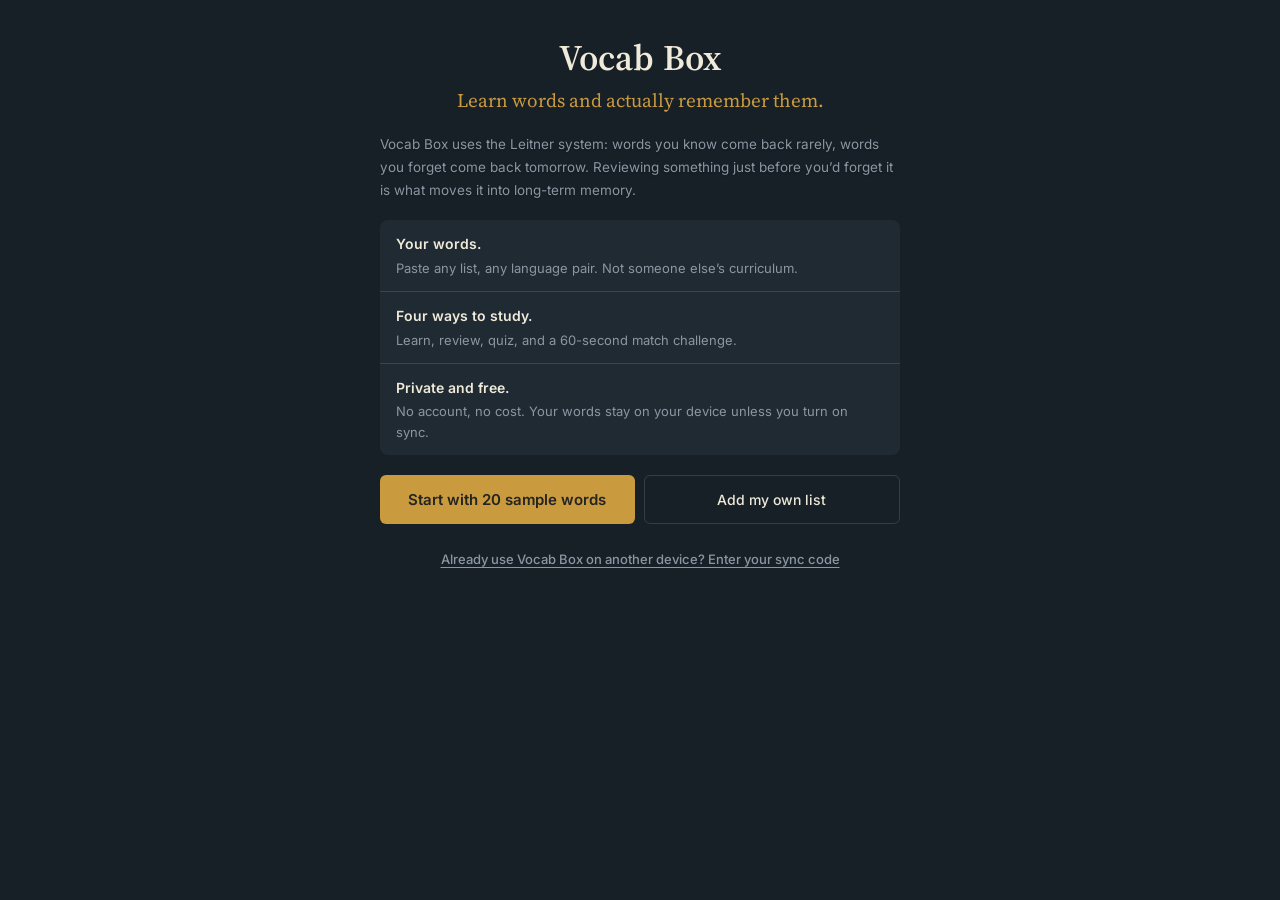
<file: index.html>
<!DOCTYPE html>
<html lang="en">
<head>
<meta charset="UTF-8">
<meta name="viewport" content="width=device-width, initial-scale=1.0, viewport-fit=cover">
<title>Vocab Box — spaced-repetition flashcards</title>
<meta name="theme-color" content="#182027">
<meta name="apple-mobile-web-app-capable" content="yes">
<meta name="apple-mobile-web-app-status-bar-style" content="black-translucent">
<meta name="apple-mobile-web-app-title" content="Vocab Box">
<link rel="icon" type="image/svg+xml" href="data:image/svg+xml,%3Csvg%20xmlns='http://www.w3.org/2000/svg'%20viewBox='0%200%2032%2032'%3E%3Crect%20width='32'%20height='32'%20rx='7'%20fill='%23182027'/%3E%3Crect%20x='6'%20y='4'%20width='12'%20height='7'%20rx='1.5'%20fill='%23C99A3E'/%3E%3Crect%20x='4.5'%20y='9'%20width='23'%20height='17.5'%20rx='2.5'%20fill='%23EFEAD9'/%3E%3Crect%20x='8'%20y='14'%20width='15'%20height='3'%20rx='1.5'%20fill='%232B3A4A'/%3E%3Crect%20x='8'%20y='19.5'%20width='10'%20height='3'%20rx='1.5'%20fill='%238A97A3'/%3E%3C/svg%3E">
<link rel="icon" type="image/png" sizes="32x32" href="favicon.png">
<link rel="apple-touch-icon" href="apple-touch-icon.png">
<link rel="preconnect" href="https://fonts.googleapis.com">
<link rel="preconnect" href="https://fonts.gstatic.com" crossorigin>
<link href="https://fonts.googleapis.com/css2?family=Source+Serif+4:opsz,wght@8..60,400;8..60,600&family=Inter:wght@400;500;600&family=IBM+Plex+Mono:wght@500&display=swap" rel="stylesheet">
<link rel="stylesheet" href="styles.css?v=96b38584">
</head>
<body>
<div class="app">
  <div class="title-row anim-1">
    <h1>Vocab Box</h1>
    <button class="about-link" id="aboutLink" data-i18n="about">About</button>
    <div class="header-btns">
      <div class="lang-pill" id="langOptions" role="group" data-i18n-aria="language"></div>
      <button class="icon-btn" id="statsBtn" data-i18n-title="statsTitle" data-i18n-aria="statsTitle">
        <svg viewBox="0 0 24 24" fill="none" stroke="currentColor" stroke-width="1.8" stroke-linecap="round"><line x1="5" y1="20" x2="5" y2="12"/><line x1="12" y1="20" x2="12" y2="6"/><line x1="19" y1="20" x2="19" y2="10"/></svg>
      </button>
      <button class="icon-btn" id="themeBtn" data-i18n-title="themeTitle" data-i18n-aria="themeTitle">
        <svg viewBox="0 0 24 24" fill="none" stroke="currentColor" stroke-width="1.8" stroke-linecap="round" stroke-linejoin="round"><path d="M12 21a9 9 0 1 1 0-18c4.97 0 9 3.58 9 8 0 1.66-1.34 3-3 3h-2.2c-1 0-1.8.8-1.8 1.8 0 .45.17.86.44 1.18.28.33.46.74.46 1.22A1.8 1.8 0 0 1 13.1 21H12z"/><circle cx="7.5" cy="10.5" r="1" fill="currentColor" stroke="none"/><circle cx="12" cy="7.5" r="1" fill="currentColor" stroke="none"/><circle cx="16.5" cy="10.5" r="1" fill="currentColor" stroke="none"/></svg>
      </button>
    </div>
  </div>
  <p class="subtitle anim-1"><span data-i18n="subtitle">Flashcards filed by how well you know them</span></p>
  <div class="deck-bar anim-1">
    <button class="deck-switch" id="deckSwitch" aria-expanded="false" aria-controls="deckPanel" data-i18n-title="deckMenu" data-i18n-aria="deckMenu">
      <span class="deck-switch-name" id="deckSwitchName" dir="auto"></span>
      <svg class="deck-caret" viewBox="0 0 24 24" fill="none" stroke="currentColor" stroke-width="2" stroke-linecap="round" stroke-linejoin="round" aria-hidden="true"><polyline points="6 9 12 15 18 9"/></svg>
    </button>
  </div>
  <div class="deck-notice" id="deckNotice" role="status" hidden></div>
  <div class="deck-panel" id="deckPanel">
    <div id="deckPanelBody"></div>
    <div class="undo-row" id="deckUndoRow" style="display:none;"></div>
  </div>

  <section class="landing" id="landing">
    <h2 class="landing-title anim-1">Vocab Box</h2>
    <p class="landing-tagline anim-1" data-i18n="landingTagline">Learn words and actually remember them.</p>
    <p class="landing-lede anim-2" data-i18n="landingLede">Vocab Box uses the Leitner system: words you know come back rarely, words you forget come back tomorrow. Reviewing something just before you&rsquo;d forget it is what moves it into long-term memory.</p>
    <ul class="landing-points anim-3">
      <li><b data-i18n="p1t">Your words.</b> <span data-i18n="p1b">Paste any list, any language pair. Not someone else&rsquo;s curriculum.</span></li>
      <li><b data-i18n="p2t">Four ways to study.</b> <span data-i18n="p2b">Learn, review, quiz, and a 60-second match challenge.</span></li>
      <li><b data-i18n="p3t">Private and free.</b> <span data-i18n="p3b">No account, no cost. Your words stay on your device unless you turn on sync.</span></li>
    </ul>
    <div class="landing-actions anim-4">
      <button class="btn-landing" id="landingSample" data-i18n="landingSample">Start with 20 sample words</button>
      <button class="btn-landing-alt" id="landingAdd" data-i18n="landingAdd">Add my own list</button>
    </div>
    <div class="landing-join anim-4" id="landingJoin">
      <button class="landing-join-link" id="landingJoinBtn" data-i18n="landingJoin">Already use Vocab Box on another device? Enter your sync code</button>
      <div class="landing-join-form" id="landingJoinForm" hidden>
        <p class="landing-join-help" data-i18n="syncEnterHelp">Enter the code from your other device. The words here are kept and combined with the synced ones.</p>
        <div class="sync-enter">
          <input class="sync-input" id="landingCodeInput" type="text" autocomplete="off" autocapitalize="characters" spellcheck="false" maxlength="13" placeholder="XXXXX-XXXXX" data-i18n-aria="syncCodeLabel">
          <button class="btn-parse" id="landingConnectBtn" data-i18n="syncConnect">Connect</button>
        </div>
        <div class="sync-msg" id="landingJoinMsg" role="status" aria-live="polite"></div>
      </div>
    </div>
  </section>

  <div class="mode-tabs anim-2">
    <button class="tab-btn" data-mode="learn" data-i18n="tabLearn">Learn</button>
    <button class="tab-btn on" data-mode="review" data-i18n="tabReview">Review</button>
    <button class="tab-btn" data-mode="quiz" data-i18n="tabQuiz">Quiz</button>
    <button class="tab-btn" data-mode="match" data-i18n="tabMatch">Match</button>
  </div>

  <div class="mode-chips anim-2">
    <button class="chip" id="dirChip">Direction: word → translation</button>
    <button class="chip" id="typeChip">Typing: off</button>
    <button class="chip" id="viewChip">View: Cards</button>
  </div>

  <div class="stats-panel" id="statsPanel">
    <div class="stats-head" id="stDeckName" dir="auto"></div>
    <div class="stats-grid">
      <div class="stat-tile"><div class="v hl" id="stStreak">0</div><div class="k" data-i18n="stStreak">day streak</div></div>
      <div class="stat-tile"><div class="v" id="stToday">0</div><div class="k" data-i18n="stToday">reviews today</div></div>
      <div class="stat-tile"><div class="v" id="stWeek">0</div><div class="k" data-i18n="stWeek">this week</div></div>
      <div class="stat-tile"><div class="v" id="stTotal">0</div><div class="k" data-i18n="stTotal">all time</div></div>
      <div class="stat-tile"><div class="v" id="stMastered">0</div><div class="k" data-i18n="stMastered">mastered (box 5)</div></div>
      <div class="stat-tile"><div class="v" id="stCards">0</div><div class="k" data-i18n="stCards">total cards</div></div>
    </div>
    <div id="stAll" hidden>
      <div class="stats-head" data-i18n="stAllDecks">All decks</div>
      <div class="stats-grid stats-grid-all">
        <div class="stat-tile"><div class="v" id="stAllToday">0</div><div class="k" data-i18n="stToday">reviews today</div></div>
        <div class="stat-tile"><div class="v" id="stAllWeek">0</div><div class="k" data-i18n="stWeek">this week</div></div>
        <div class="stat-tile"><div class="v" id="stAllTotal">0</div><div class="k" data-i18n="stTotal">all time</div></div>
        <div class="stat-tile"><div class="v" id="stAllMastered">0</div><div class="k" data-i18n="stMastered">mastered (box 5)</div></div>
        <div class="stat-tile"><div class="v" id="stAllCards">0</div><div class="k" data-i18n="stCards">total cards</div></div>
        <div class="stat-tile"><div class="v" id="stAllDeckCount">0</div><div class="k" data-i18n="stDecks">decks</div></div>
      </div>
    </div>
    <div class="backup-row">
      <button class="btn-secondary" id="exportBtn" data-i18n="exportBtn">Export backup</button>
      <button class="btn-secondary" id="importBtn" data-i18n="importBtn">Import</button>
      <input type="file" id="importFile" accept=".json,application/json">
    </div>
    <div class="backup-msg" id="backupMsg"></div>
    <div class="sync-box" id="syncBox"></div>
  </div>

  <div class="theme-panel" id="themePanel">
    <p data-i18n="themeBg">Background — pick a theme, or upload your own image.</p>
    <div class="swatches" id="swatches"></div>
    <div class="theme-upload-row" style="margin-bottom:18px;">
      <button class="btn-secondary" id="uploadBtn" data-i18n="uploadImage">Upload image</button>
      <input type="file" id="bgFile" accept="image/*">
    </div>
    <p data-i18n="themeCard">Card color — pick one, choose your own, or use a photo.</p>
    <div class="swatches" id="cardSwatches"></div>
    <div class="theme-upload-row">
      <label class="btn-secondary" for="cardColorInput" style="display:inline-flex;align-items:center;gap:8px;cursor:pointer;">
        <span data-i18n="customColor">Custom color</span> <input type="color" id="cardColorInput" value="#EFEAD9" style="width:26px;height:26px;border:none;padding:0;background:none;cursor:pointer;">
      </label>
      <button class="btn-secondary" id="cardUploadBtn" data-i18n="uploadImage">Upload image</button>
      <button class="btn-muted" id="clearBgBtn" data-i18n="resetAll">Reset all</button>
      <input type="file" id="cardBgFile" accept="image/*" style="display:none;">
    </div>
  </div>

  <div class="drawers anim-3" id="drawers"></div>
  <div class="spread anim-3" id="spread" aria-hidden="true"></div>
  <div class="statline anim-3">
    <span id="totalline">0 cards</span>
    <span class="due" id="dueline"><span class="due-n">0</span> due today</span>
  </div>

  <div class="stage anim-4" id="stage"></div>

  <button class="toggle-add anim-4" id="toggleAdd" data-i18n="toggleAdd">+ Add / manage words</button>
  <div class="add-panel" id="addPanel">
    <p><span data-i18n="addHelp">Paste your list, one per line: word, dash, translation. Numbers are optional.</span><br><span data-i18n="addExample">Example — reside — проживать</span></p>
    <textarea id="bulkInput" dir="auto" data-i18n-ph="bulkPh" placeholder="reside — проживать
remote — отдалённый
isolation — изоляция"></textarea>
    <div class="add-actions">
      <span class="parse-msg" id="parseMsg"></span>
      <button class="btn-parse" id="parseBtn" data-i18n="parseBtn">Add to box</button>
    </div>
    <div class="word-list-head">
      <h3 id="wordListTitle">Your words (<span id="wordCount">0</span>)</h3>
      <input class="word-filter" id="wordFilter" type="text" dir="auto" data-i18n-ph="filterPh" placeholder="Filter…">
    </div>
    <div class="undo-row" id="undoRow" style="display:none;"></div>
    <div class="word-list" id="wordList"></div>
    <button class="btn-delete-all" id="deleteAllBtn" data-i18n="deleteAllBtn">Delete all words</button>
  </div>
</div>

<div class="join-dialog" id="joinDialog" hidden>
  <div class="join-card" role="dialog" aria-modal="true" aria-labelledby="joinTitle">
    <h2 class="join-title" id="joinTitle" data-i18n="joinTitle">Join your synced decks</h2>
    <p class="join-sub" id="joinSub"></p>
    <fieldset class="join-group" id="joinWords">
      <legend data-i18n="joinWordsLegend">Words</legend>
      <label class="join-opt"><input type="radio" name="joinWords" value="combine" checked>
        <span><b data-i18n="joinCombine">Combine</b><small data-i18n="joinCombineHint">Keep the words on this device and add the synced ones.</small></span></label>
      <label class="join-opt"><input type="radio" name="joinWords" value="replace">
        <span><b data-i18n="joinReplace">Replace</b><small id="joinReplaceHint"></small></span></label>
    </fieldset>
    <fieldset class="join-group">
      <legend data-i18n="joinSettingsLegend">Appearance &amp; settings</legend>
      <label class="share-toggle"><input type="checkbox" id="joinShare" checked>
        <span data-i18n="shareSettings">Use the same theme and settings on all devices</span></label>
      <p class="share-note" data-i18n="shareSettingsNote">Theme, card color, language, direction and typing. Background images and card photos stay on each device.</p>
    </fieldset>
    <div class="join-actions">
      <button class="btn-parse" id="joinGo" data-i18n="syncConnect">Connect</button>
      <button class="btn-muted" id="joinCancel" data-i18n="syncCancel">Cancel</button>
    </div>
  </div>
</div>

<script src="js/core.js?v=0e6a0fa5"></script>
<script src="js/i18n.js?v=584af314"></script>
<script src="js/storage.js?v=dd1dd237"></script>
<script src="js/decks.js?v=87038dc5"></script>
<script src="js/stats.js?v=348c0a78"></script>
<script src="js/theme.js?v=9ca0b33f"></script>
<script src="js/speech.js?v=95836866"></script>
<script src="js/words.js?v=d6ad69f6"></script>
<script src="js/study.js?v=574fa1d0"></script>
<script src="js/ui.js?v=f2bd14e9"></script>
<script src="js/sync.js?v=9d4135d2"></script>
<script src="js/main.js?v=e65c911b"></script>
<script data-goatcounter="https://vocab-box.goatcounter.com/count" async src="//gc.zgo.at/count.js"></script>
</body>
</html>
</file>
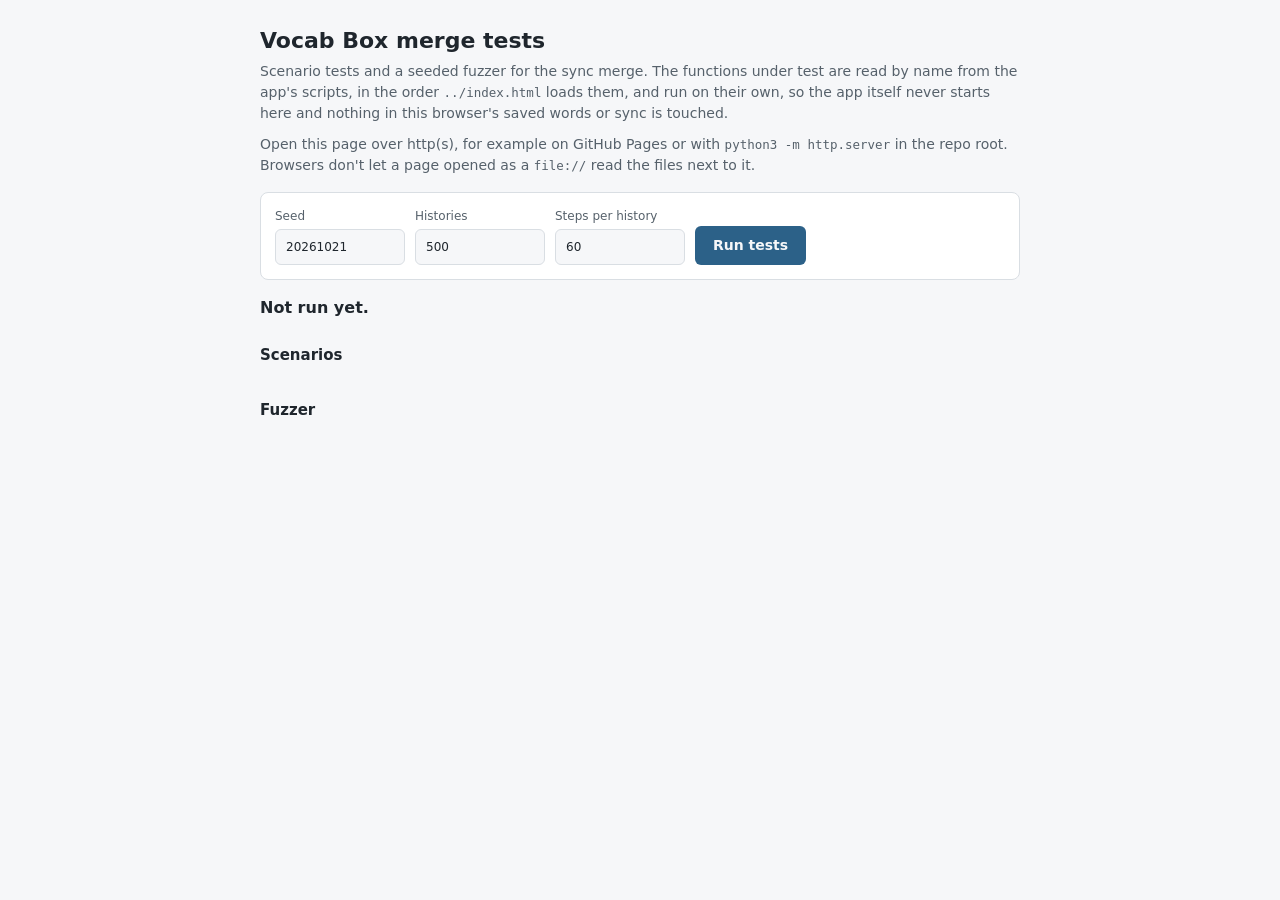
<file: tests/merge-tests.html>
<!doctype html>
<html lang="en">
<head>
<meta charset="utf-8">
<meta name="viewport" content="width=device-width, initial-scale=1">
<title>Vocab Box merge tests</title>
<style>
  :root{
    --bg:#F6F7F9; --panel:#FFFFFF; --ink:#1F262D; --soft:#56616B; --line:#D9DEE3;
    --pass:#2D6A4F; --pass-bg:#E3F1E8; --fail:#9A2D2D; --fail-bg:#F6E1E1;
    --accent:#2C6188;
  }
  @media (prefers-color-scheme: dark){
    :root{
      --bg:#182027; --panel:#202A32; --ink:#EFEAD9; --soft:#A3AEB8; --line:#33414D;
      --pass:#8FD3AE; --pass-bg:#1E3A2D; --fail:#F2A7A7; --fail-bg:#4A2626;
      --accent:#7FB4DA;
    }
  }
  *{ box-sizing:border-box; }
  body{
    margin:0; padding:24px 16px 48px; background:var(--bg); color:var(--ink);
    font:14px/1.5 system-ui, -apple-system, "Segoe UI", sans-serif;
  }
  main{ max-width:760px; margin:0 auto; }
  h1{ font-size:22px; margin:0 0 4px; }
  h2{ font-size:15px; margin:24px 0 8px; }
  p{ margin:0 0 10px; color:var(--soft); }
  code{ font-family:ui-monospace, SFMono-Regular, Menlo, monospace; font-size:12.5px; }
  .controls{
    display:flex; flex-wrap:wrap; gap:10px; align-items:end;
    background:var(--panel); border:1px solid var(--line); border-radius:8px; padding:14px; margin:16px 0;
  }
  label{ display:flex; flex-direction:column; gap:4px; font-size:12px; color:var(--soft); }
  input{
    width:130px; padding:8px 10px; border:1px solid var(--line); border-radius:6px;
    background:var(--bg); color:var(--ink); font:inherit;
  }
  button{
    padding:9px 18px; border:0; border-radius:6px; background:var(--accent); color:var(--bg);
    font:inherit; font-weight:600; cursor:pointer;
  }
  button:disabled{ opacity:.5; cursor:default; }
  #summary{ font-size:16px; font-weight:600; margin:0 0 8px; color:var(--ink); }
  #summary.pass{ color:var(--pass); }
  #summary.fail{ color:var(--fail); }
  #source{ font-size:12.5px; }
  ul{ list-style:none; margin:0; padding:0; display:flex; flex-direction:column; gap:6px; }
  li{
    background:var(--panel); border:1px solid var(--line); border-radius:8px; padding:10px 12px;
    display:grid; grid-template-columns:auto 1fr; gap:2px 10px; align-items:baseline;
  }
  .badge{ font-size:11px; font-weight:700; letter-spacing:.5px; padding:2px 7px; border-radius:4px; }
  .badge.pass{ background:var(--pass-bg); color:var(--pass); }
  .badge.fail{ background:var(--fail-bg); color:var(--fail); }
  .name{ font-weight:600; }
  .detail{ grid-column:2; color:var(--soft); font-size:12.5px; white-space:pre-wrap; word-break:break-word; }
</style>
</head>
<body>
<main>
  <h1>Vocab Box merge tests</h1>
  <p>Scenario tests and a seeded fuzzer for the sync merge. The functions under test are read by name
    from the app's scripts, in the order <code>../index.html</code> loads them, and run on their own,
    so the app itself never starts here and nothing in this browser's saved words or sync is touched.</p>
  <p>Open this page over http(s), for example on GitHub Pages or with
    <code>python3 -m http.server</code> in the repo root. Browsers don't let a page opened as a
    <code>file://</code> read the files next to it.</p>

  <div class="controls">
    <label>Seed <input id="seed" type="number" value="20261021"></label>
    <label>Histories <input id="histories" type="number" value="500" min="1"></label>
    <label>Steps per history <input id="steps" type="number" value="60" min="1"></label>
    <button id="run">Run tests</button>
  </div>

  <div id="summary">Not run yet.</div>
  <p id="source"></p>

  <h2>Scenarios</h2>
  <ul id="scenarios"></ul>

  <h2>Fuzzer</h2>
  <ul id="fuzz"></ul>
  <p id="fuzzNote"></p>
</main>

<script>
'use strict';

/* ---------- Loading the real functions ---------- */

// Everything the merge needs, by name. Each is a top-level `function` or
// `const` in one of the app's scripts; a missing one fails the run rather
// than being stubbed.
const NEEDED = [
  'DAY', 'TOMBSTONE_TTL', 'DEFAULT_DECK', 'DEFAULT_DECK_NAME', 'DECK_NAME_MAX', 'THEMES',
  'AUTO_THEME', 'isThemeId', 'I18N', 'normWord', 'cardKey', 'DECK_ID_RE', 'deckIdOr',
  'cleanDeckName', 'deckNameKey', 'cleanVoice', 'readDeckEntry', 'readDeckTombstone',
  'syncCard', 'readDeck', 'cardSig', 'entryWins', 'deckEntryWins', 'mergeDecks', 'emptyDeck',
  'readSettingsUnit', 'pickSettings'
];
const EXPORTS = ['mergeDecks', 'readDeck', 'emptyDeck', 'normWord', 'cardKey', 'deckNameKey', 'TOMBSTONE_TTL'];

function balanced(line){
  let n = 0;
  for(const ch of line){
    if('{[('.includes(ch)) n++;
    else if('}])'.includes(ch)) n--;
  }
  return n === 0;
}

// The scripts keep top-level declarations at column 0, and a multi-line one
// ends at the first column-0 line that closes it ("}", "};" or "];").
function extract(lines, name){
  const start = lines.findIndex(l => l.startsWith('function ' + name + '(') || l.startsWith('const ' + name + ' ='));
  if(start === -1) throw new Error(name + ' was not found in the app\'s scripts');
  if(balanced(lines[start])) return {start, code: lines[start]};
  for(let i = start + 1; i < lines.length; i++){
    if(/^[}\]];?\s*$/.test(lines[i])) return {start, code: lines.slice(start, i + 1).join('\n')};
  }
  throw new Error('The end of ' + name + ' was not found in ' + lines.fileOf(start));
}

async function fetchText(path){
  const res = await fetch(path, {cache: 'no-store'});
  if(!res.ok) throw new Error('Could not load ' + path + ' (HTTP ' + res.status + ')');
  return res.text();
}

// The app's own scripts, in the order index.html loads them: every
// <script src> with a relative path, without its ?v= stamp.
async function loadMerge(){
  const html = await fetchText('../index.html');
  const doc = new DOMParser().parseFromString(html, 'text/html');
  const files = [...doc.querySelectorAll('script[src]')].map(s => s.getAttribute('src'))
    .filter(src => !/^([a-z]+:)?\/\//i.test(src)).map(src => src.split('?')[0]);
  if(!files.length) throw new Error('index.html loads no local scripts');
  const texts = await Promise.all(files.map(f => fetchText('../' + f)));
  // One list of lines across all files, so declaration order is load order.
  const lines = [], fileAt = [];
  texts.forEach((text, i) => text.split('\n').forEach(l => { lines.push(l); fileAt.push(files[i]); }));
  lines.fileOf = i => fileAt[i];
  // Declared in the order the app declares them, so constants that use
  // other constants (TOMBSTONE_TTL uses DAY) see them defined.
  const blocks = NEEDED.map(n => extract(lines, n)).sort((a, b) => a.start - b.start);
  const body = blocks.map(b => b.code).join('\n') + '\nreturn {' + EXPORTS.join(', ') + '};';
  const api = new Function(body)();
  let hash = '';
  if(window.crypto && crypto.subtle){
    const buf = await crypto.subtle.digest('SHA-256', new TextEncoder().encode(texts.join('\n')));
    hash = [...new Uint8Array(buf)].map(b => b.toString(16).padStart(2, '0')).join('').slice(0, 12);
  }
  const used = [...new Set(blocks.map(b => fileAt[b.start]))];
  return {api, lines: lines.length, hash, files, used};
}

/* ---------- Helpers ---------- */

const MIN = 60000;
const T0 = Date.UTC(2026, 9, 1);
const at = n => T0 + n * MIN;          // n minutes after the start
const J = x => JSON.stringify(x);

class Fail extends Error {}
function expect(cond, msg){ if(!cond) throw new Fail(msg); }

const K1 = 'k0000000001', K2 = 'k0000000002', K3 = 'k0000000003';

function deck(id, name, changedAt = 0, activeAt = 0, voice = 'en-US'){
  return {id, name, voice, changedAt, activeAt};
}
function deckTomb(id, name, changedAt, activeAt = 0, voice = 'en-US'){
  return {id, name, voice, changedAt, activeAt, deleted: true};
}
function card(deck, word, translation, box, changedAt, extra = {}){
  return Object.assign({deck, word, translation, box, seen: box > 1, due: 0, changedAt}, extra);
}
function tomb(deck, word, changedAt){ return {deck, word, changedAt, deleted: true}; }

/* ---------- Scenarios ---------- */

function scenarios(M){
  const {mergeDecks, readDeck, emptyDeck, normWord} = M;
  const NOW = at(10000);
  const data = (o) => readDeck(Object.assign({format: 2, decks: [deck('default', 'IELTS')], deckTombstones: [],
                                              cards: [], tombstones: [], activity: {}, settings: null}, o));
  // Merges both ways round, checks the two agree, and returns the result.
  const both = (a, b, now = NOW) => {
    const x = mergeDecks(a, b, now), y = mergeDecks(b, a, now);
    expect(J(x) === J(y), 'merge(a, b) and merge(b, a) differ');
    return x;
  };
  const findCard = (d, deckId, word) => d.cards.find(c => c.deck === deckId && normWord(c.word) === normWord(word));
  const findTomb = (d, deckId, word) => d.tombstones.find(t => t.deck === deckId && t.word === normWord(word));
  const activeDeck = (d, id) => d.decks.find(x => x.id === id);

  return [
    ['A demotion survives a higher box elsewhere', ()=>{
      // B moved the word up to box 5; A later answered Again, sending it to box 1.
      const a = data({cards: [card('default', 'abundant', 'обильный', 1, at(20))]});
      const b = data({cards: [card('default', 'abundant', 'обильный', 5, at(10))]});
      const m = both(a, b);
      expect(findCard(m, 'default', 'abundant').box === 1, 'expected box 1, got box ' + findCard(m, 'default', 'abundant').box);
      // A copy from before sync carries no history, so it can't undo the demotion either.
      const old = data({cards: [card('default', 'abundant', 'обильный', 5, 0)]});
      expect(findCard(both(m, old), 'default', 'abundant').box === 1, 'a pre-sync box 5 copy overrode the demotion');
    }],

    ['A deletion spreads instead of coming back', ()=>{
      const a = data({tombstones: [tomb('default', 'feasible', at(30))]});
      const b = data({cards: [card('default', 'feasible', 'осуществимый', 3, at(10)), card('default', 'viable', 'жизнеспособный', 2, at(10))]});
      const m = both(a, b);
      expect(!findCard(m, 'default', 'feasible'), 'the deleted word is still there');
      expect(findTomb(m, 'default', 'feasible'), 'the tombstone was lost');
      expect(findCard(m, 'default', 'viable'), 'an unrelated word was lost');
      // Syncing with the device that still has the old copy doesn't bring it back.
      expect(!findCard(both(m, b), 'default', 'feasible'), 'the old copy brought the word back');
      // Adding the word on a device that never saw the deletion gives it no
      // history (changedAt 0), so it stays deleted ...
      const added = data({cards: [card('default', 'feasible', 'осуществимый', 1, 0)]});
      expect(!findCard(both(m, added), 'default', 'feasible'), 'a history-less re-add beat the deletion');
      // ... but re-adding it on the device that deleted it is a fresh edit, and wins.
      const readded = data({cards: [card('default', 'feasible', 'осуществимый', 1, at(40))]});
      const r = both(m, readded);
      expect(findCard(r, 'default', 'feasible') && !findTomb(r, 'default', 'feasible'), 'a deliberate re-add lost to the deletion');
      // An edit at the very same moment as the deletion loses to it.
      const sameTime = data({cards: [card('default', 'feasible', 'осуществимый', 4, at(30))]});
      expect(!findCard(both(m, sameTime), 'default', 'feasible'), 'an edit at the same moment beat the deletion');
    }],

    ['A deck deletion spreads, taking its cards', ()=>{
      // B deleted German at minute 50. C added Katze before that and never
      // synced, so B never saw it.
      const german = deck(K1, 'German', at(5), at(5), 'de-DE');
      const a = data({decks: [deck('default', 'IELTS'), german],
                      cards: [card(K1, 'Haus', 'house', 2, 0), card(K1, 'Hund', 'dog', 1, 0)]});
      const b = data({deckTombstones: [deckTomb(K1, 'German', at(50), at(5), 'de-DE')],
                      tombstones: [tomb(K1, 'Haus', at(50)), tomb(K1, 'Hund', at(50))]});
      const c = data({decks: [deck('default', 'IELTS'), Object.assign({}, german, {activeAt: at(40)})],
                      cards: [card(K1, 'Haus', 'house', 2, 0), card(K1, 'Katze', 'cat', 1, 0)]});
      const m = both(both(a, b), c);
      expect(!activeDeck(m, K1), 'the deleted deck is still active');
      expect(m.deckTombstones.some(t => t.id === K1), 'the deck tombstone was lost');
      const left = m.cards.filter(x => x.deck === K1).map(x => x.word);
      expect(left.length === 0, 'cards left in the deleted deck: ' + left.join(', '));
      expect(findTomb(m, K1, 'Katze'), 'Katze, which the deleting device never saw, was not deleted');
    }],

    ['A rename syncs as a rename', ()=>{
      const a = data({decks: [deck('default', 'IELTS'), deck(K1, 'Deutsch', at(60), at(5), 'de-DE')]});
      const b = data({decks: [deck('default', 'IELTS'), deck(K1, 'German', at(5), at(5), 'de-DE')],
                      cards: [card(K1, 'Haus', 'house', 2, at(8))]});
      const m = both(a, b);
      const d = activeDeck(m, K1);
      expect(d && d.name === 'Deutsch', 'expected the deck named Deutsch, got ' + (d ? d.name : 'no deck'));
      expect(m.decks.length === 2, 'expected 2 decks, got ' + m.decks.length + ': the rename made a copy');
      expect(findCard(m, K1, 'Haus'), 'the renamed deck lost its card');
      expect(activeDeck(both(m, b), K1).name === 'Deutsch', 'the old name came back');
    }],

    ['Same-name decks are combined into one', ()=>{
      // Two devices each made a German deck before they ever synced.
      const a = data({decks: [deck('default', 'IELTS'), deck(K2, 'German', at(10), at(10), 'de-DE')],
                      cards: [card(K2, 'Haus', 'house', 2, at(12)), card(K2, 'Baum', 'tree', 1, 0)]});
      const b = data({decks: [deck('default', 'IELTS'), deck(K3, 'german ', at(11), at(11), 'de-DE')],
                      cards: [card(K3, 'Haus', 'house', 4, at(15)), card(K3, 'Hund', 'dog', 1, 0)]});
      const m = both(a, b);
      const german = m.decks.filter(d => d.name.trim().toLowerCase() === 'german');
      expect(german.length === 1 && german[0].id === K2, 'expected one German deck with the lower id, got ' + J(german.map(d => d.id)));
      const alias = m.deckTombstones.find(t => t.id === K3);
      expect(alias && alias.mergedInto === K2, 'the other deck did not become an alias of the lower id');
      const words = m.cards.filter(c => c.deck === K2).map(c => c.word).sort();
      expect(J(words) === J(['Baum', 'Haus', 'Hund']), 'expected Baum, Haus, Hund in the combined deck, got ' + words.join(', '));
      expect(findCard(m, K2, 'Haus').box === 4, 'Haus should keep the newer edit (box 4)');
      expect(!m.cards.some(c => c.deck === K3), 'cards were left in the alias');
      // A third device still holding the old deck sends Katze to it; the alias moves it.
      const c = data({decks: [deck('default', 'IELTS'), deck(K3, 'german ', at(11), at(20), 'de-DE')],
                      cards: [card(K3, 'Katze', 'cat', 1, 0)]});
      const m2 = both(m, c);
      expect(findCard(m2, K2, 'Katze'), 'a card arriving for the alias did not move into the combined deck');
      expect(!activeDeck(m2, K3), 'the alias came back as a deck');
    }],

    ['A deleted deck comes back if words were added or edited after the deletion', ()=>{
      const german = deck(K1, 'German', at(5), at(5), 'de-DE');
      const deleted = data({deckTombstones: [deckTomb(K1, 'German', at(50), at(5), 'de-DE')],
                            tombstones: [tomb(K1, 'Haus', at(50)), tomb(K1, 'Hund', at(50))]});
      // Words added after the deletion, on a device that hadn't synced.
      const added = data({decks: [deck('default', 'IELTS'), Object.assign({}, german, {activeAt: at(70)})],
                          cards: [card(K1, 'Haus', 'house', 2, 0), card(K1, 'Hund', 'dog', 1, 0), card(K1, 'Katze', 'cat', 1, 0)]});
      const m = both(deleted, added);
      expect(activeDeck(m, K1), 'adding words after the deletion did not bring the deck back');
      expect(findCard(m, K1, 'Katze'), 'the newly added word was lost');
      expect(!findCard(m, K1, 'Haus') && !findCard(m, K1, 'Hund'), 'words deleted with the deck came back without being edited');
      // A card edited after the deletion brings the deck back with it.
      const edited = data({decks: [deck('default', 'IELTS'), german],
                           cards: [card(K1, 'Haus', 'house', 3, at(70)), card(K1, 'Hund', 'dog', 1, 0)]});
      const e = both(deleted, edited);
      expect(activeDeck(e, K1), 'editing a card after the deletion did not bring the deck back');
      expect(findCard(e, K1, 'Haus') && findCard(e, K1, 'Haus').box === 3, 'the edited card was lost');
      expect(!findCard(e, K1, 'Hund'), 'an unedited card came back');
      // Control: activity from before the deletion doesn't revive it.
      const before = data({decks: [deck('default', 'IELTS'), Object.assign({}, german, {activeAt: at(40)})],
                           cards: [card(K1, 'Katze', 'cat', 1, 0)]});
      expect(!activeDeck(both(deleted, before), K1), 'activity from before the deletion brought the deck back');
    }],

    ['Old-format data merges into the default deck', ()=>{
      // Format 1: written before decks existed. No format, no decks, and cards,
      // tombstones and review counts carry no deck.
      const old = readDeck({
        cards: [{word: 'abundant', translation: 'обильный', box: 3, seen: true, due: at(1), changedAt: at(5)},
                {word: ' Viable ', translation: ' жизнеспособный', box: 2, seen: true, due: at(1)}],
        tombstones: [{word: 'hinder', changedAt: at(6)}],
        activity: {'2026-10-01': {dev1: 4}}
      });
      expect(old.format === 2, 'readDeck did not produce format 2');
      expect(old.cards.every(c => c.deck === 'default'), 'old cards were not put in the default deck');
      expect(old.cards.some(c => c.word === 'Viable' && c.translation === 'жизнеспособный'), 'old padded words were not trimmed');
      const now = data({cards: [card('default', 'abundant', 'обильный', 1, at(20)), card('default', 'hinder', 'препятствовать', 1, 0)],
                        activity: {'2026-10-02': {'dev2:default': 3}}});
      const m = both(old, now);
      expect(m.format === 2, 'the merge did not produce format 2');
      expect(activeDeck(m, 'default') && activeDeck(m, 'default').name === 'IELTS', 'the default deck was lost or renamed');
      expect(findCard(m, 'default', 'abundant').box === 1, 'the newer edit lost to the old data');
      expect(findCard(m, 'default', 'Viable'), 'an old card was lost');
      expect(!findCard(m, 'default', 'hinder'), 'an old deletion did not spread');
      expect(m.activity['2026-10-01'].dev1 === 4 && m.activity['2026-10-02']['dev2:default'] === 3, 'review counts were lost');
      // Malformed entries from the server are dropped without breaking the merge.
      const junk = readDeck({cards: [null, {word: 1}, {word: 'x', translation: ''}], decks: [{id: 'bad id'}, 7],
                             tombstones: 'nope', deckTombstones: [{id: K1}], activity: {notADay: {d: 1}}});
      expect(junk.cards.length === 0 && junk.decks.length === 0 && junk.deckTombstones.length === 0
             && Object.keys(junk.activity).length === 0, 'malformed entries were kept: ' + J(junk));
      expect(J(both(m, junk)) === J(mergeDecks(m, emptyDeck(), NOW)), 'merging malformed data changed the result');
    }]
  ];
}

/* ---------- Fuzzer ---------- */

// mulberry32: small, fast and the same in every browser, so a seed always
// replays the same history.
function prng(seed){
  let s = seed >>> 0;
  return function(){
    s = (s + 0x6D2B79F5) >>> 0;
    let t = s;
    t = Math.imul(t ^ (t >>> 15), t | 1);
    t ^= t + Math.imul(t ^ (t >>> 7), t | 61);
    return ((t ^ (t >>> 14)) >>> 0) / 4294967296;
  };
}

// Words include a padded and a differently cased copy, and é in both NFC
// and NFD, so normalisation is exercised too.
const WORDS = ['apple', 'Apple ', 'bread', 'cat', 'dog', 'égal', 'égal', 'Haus', 'house', 'tree'];
const TRANSLATIONS = ['one', 'two', 'three'];
const DECK_NAMES = ['IELTS', 'German', 'german', 'Chinese', 'Arabic'];
const VOICES = ['en-US', 'de-DE', 'zh-CN', 'ar-SA'];
const INTERVAL_DAYS = {1: 1, 2: 2, 3: 4, 4: 7, 5: 14};

function fuzz(M, seed, histories, steps){
  const {mergeDecks, readDeck, emptyDeck, normWord, cardKey, deckNameKey} = M;
  const stats = {histories: 0, edits: 0, syncs: 0, checks: {commutativity: 0, idempotency: 0, absorption: 0, invariants: 0, convergence: 0}};
  const failures = {commutativity: [], idempotency: [], absorption: [], invariants: [], convergence: []};
  const note = (prop, seedUsed, step, msg) => { if(failures[prop].length < 5) failures[prop].push('seed ' + seedUsed + ', step ' + step + ': ' + msg); };

  for(let h = 0; h < histories; h++){
    const hs = seed + h;
    const rnd = prng(hs);
    const int = n => Math.floor(rnd() * n);
    const pick = arr => arr[int(arr.length)];
    let t = T0;
    let nextDeck = 1;
    const newId = () => 'k' + String(nextDeck++).padStart(10, '0');
    const fresh = () => ({format: 2, decks: [deck('default', 'IELTS')], deckTombstones: [], cards: [],
                          tombstones: [], activity: {}, settings: null});
    let server = mergeDecks(readDeck(fresh()), emptyDeck(), t);
    const devs = [0, 1, 2].map(i => ({id: 'dev' + i, d: fresh(), lastDeleted: null, lastDeletedDeck: null}));

    // The same steps as the app's own actions, on the device's local data.
    const day = () => new Date(t).toISOString().slice(0, 10);
    const nameTaken = (d, name, exceptId) => d.decks.some(x => x.id !== exceptId && deckNameKey(x.name) === deckNameKey(name));
    const tombstone = (d, deckId, word) => {
      const k = cardKey(deckId, word);
      d.tombstones = d.tombstones.filter(x => cardKey(x.deck, x.word) !== k).concat([{deck: deckId, word: normWord(word), changedAt: t, deleted: true}]);
    };
    const ensureDecks = d => {
      const missing = new Set(d.cards.filter(c => !d.decks.some(x => x.id === c.deck)).map(c => c.deck));
      if(!d.decks.length) missing.add('default');
      missing.forEach(id => {
        let name = id === 'default' ? 'IELTS' : 'Recovered';
        for(let n = 2; nameTaken(d, name); n++) name = (id === 'default' ? 'IELTS' : 'Recovered') + ' ' + n;
        d.decks.push(deck(id, name));
      });
      return missing.size;
    };
    const local = dev => mergeDecks(readDeck(dev.d), emptyDeck(), t);

    const ops = {
      add(dev){
        const d = dev.d, dk = pick(d.decks), word = pick(WORDS), tr = pick(TRANSLATIONS);
        const k = cardKey(dk.id, word);
        const have = d.cards.find(c => cardKey(c.deck, c.word) === k);
        if(have){
          if(normWord(have.translation) !== normWord(tr)){ have.translation = tr; have.changedAt = t; }
        } else {
          const i = d.tombstones.findIndex(x => cardKey(x.deck, x.word) === k);
          let changedAt = 0;
          if(i !== -1){ d.tombstones.splice(i, 1); changedAt = t; }
          d.cards.push({deck: dk.id, word: word.trim().normalize('NFC'), translation: tr, box: 1, seen: false, due: t, changedAt});
          dk.activeAt = t;
        }
      },
      rate(dev){
        const c = pick(dev.d.cards); if(!c) return;
        if(rnd() < 0.6){ c.box = Math.min(c.box + 1, 5); c.due = t + INTERVAL_DAYS[c.box] * 86400000; }
        else { c.box = 1; c.due = t; }
        c.seen = true;
        c.changedAt = t;
        const a = dev.d.activity[day()] || (dev.d.activity[day()] = {});
        a[dev.id + ':' + c.deck] = (a[dev.id + ':' + c.deck] || 0) + 1;
      },
      move(dev){
        const c = pick(dev.d.cards); if(!c) return;
        c.box = 1 + int(5); c.due = t; c.changedAt = t;
      },
      deleteWord(dev){
        const c = pick(dev.d.cards); if(!c) return;
        dev.d.cards = dev.d.cards.filter(x => x !== c);
        tombstone(dev.d, c.deck, c.word);
        dev.lastDeleted = [c]; dev.lastDeletedDeck = null;
      },
      // As undoDelete: the deck and cards come back as a fresh edit, with no
      // further checks.
      undo(dev){
        if(!dev.lastDeleted) return;
        const d = dev.d, dk = dev.lastDeletedDeck;
        if(dk){
          d.deckTombstones = d.deckTombstones.filter(x => x.id !== dk.id);
          if(!d.decks.some(x => x.id === dk.id)) d.decks.push(Object.assign({}, dk, {changedAt: t, activeAt: t}));
        }
        const ks = new Set(dev.lastDeleted.map(c => cardKey(c.deck, c.word)));
        d.tombstones = d.tombstones.filter(x => !ks.has(cardKey(x.deck, x.word)));
        dev.lastDeleted.forEach(c => d.cards.push(Object.assign({}, c, {changedAt: t})));
      },
      createDeck(dev){
        const name = pick(DECK_NAMES);
        if(nameTaken(dev.d, name)) return;
        dev.d.decks.push(deck(newId(), name, t, t, pick(VOICES)));
      },
      renameDeck(dev){
        const dk = pick(dev.d.decks), name = pick(DECK_NAMES);
        if(nameTaken(dev.d, name, dk.id) || dk.name === name) return;
        dk.name = name; dk.changedAt = t;
      },
      setVoice(dev){
        const dk = pick(dev.d.decks), v = pick(VOICES);
        if(dk.voice === v) return;
        dk.voice = v; dk.changedAt = t;
      },
      deleteDeck(dev){
        const d = dev.d;
        if(d.decks.length < 2) return;
        const dk = pick(d.decks);
        d.decks = d.decks.filter(x => x !== dk);
        d.deckTombstones = d.deckTombstones.filter(x => x.id !== dk.id)
          .concat([{id: dk.id, name: dk.name, voice: dk.voice, changedAt: t, activeAt: dk.activeAt || 0, deleted: true}]);
        const mine = d.cards.filter(c => c.deck === dk.id);
        d.cards = d.cards.filter(c => c.deck !== dk.id);
        mine.forEach(c => tombstone(d, c.deck, c.word));
        dev.lastDeleted = mine; dev.lastDeletedDeck = dk;
      }
    };
    const weights = [['add', 6], ['rate', 4], ['move', 1], ['deleteWord', 2], ['undo', 1], ['createDeck', 2],
                     ['renameDeck', 1], ['setVoice', 1], ['deleteDeck', 1], ['sync', 4]];
    const total = weights.reduce((s, w) => s + w[1], 0);
    const chooseOp = () => { let r = rnd() * total; for(const [n, w] of weights){ if((r -= w) < 0) return n; } return 'add'; };

    // Checks the merge laws on two data sets at the current time.
    const check = (x, y, step) => {
      const m = mergeDecks(x, y, t);
      stats.checks.commutativity++;
      if(J(m) !== J(mergeDecks(y, x, t))) note('commutativity', hs, step, 'merge(x, y) ≠ merge(y, x)');
      stats.checks.idempotency++;
      if(J(mergeDecks(m, m, t)) !== J(m)) note('idempotency', hs, step, 'merge(m, m) ≠ m');
      else if(J(mergeDecks(x, x, t)) !== J(mergeDecks(x, emptyDeck(), t))) note('idempotency', hs, step, 'merge(x, x) ≠ merge(x, empty)');
      stats.checks.absorption++;
      if(J(mergeDecks(x, m, t)) !== J(m)) note('absorption', hs, step, 'merge(x, merge(x, y)) ≠ merge(x, y)');
      else if(J(mergeDecks(m, y, t)) !== J(m)) note('absorption', hs, step, 'merge(merge(x, y), y) ≠ merge(x, y)');
      stats.checks.invariants++;
      const problem = invariantProblem(m);
      if(problem) note('invariants', hs, step, problem);
      return m;
    };
    const invariantProblem = m => {
      const active = new Set(m.decks.map(d => d.id));
      const stray = m.cards.find(c => !active.has(c.deck));
      if(stray) return 'card "' + stray.word + '" is in deck ' + stray.deck + ', which is not active';
      const keys = new Set();
      for(const e of m.cards.concat(m.tombstones)){
        const k = cardKey(e.deck, e.word);
        if(keys.has(k)) return 'word "' + e.word + '" appears twice in deck ' + e.deck;
        keys.add(k);
      }
      const names = new Set();
      for(const d of m.decks){
        const k = deckNameKey(d.name);
        if(names.has(k)) return 'two active decks are named "' + d.name + '"';
        names.add(k);
      }
      const bad = m.deckTombstones.find(d => d.mergedInto && !(d.mergedInto < d.id));
      if(bad) return 'alias ' + bad.id + ' points at ' + bad.mergedInto + ', which is not a lower id';
      return '';
    };
    // One sync: the server takes one write at a time, merging the device's
    // data into what it holds, and the device takes the result.
    const sync = (dev, step) => {
      const merged = check(server, local(dev), step);
      server = merged;
      dev.d = JSON.parse(J(merged));
      if(ensureDecks(dev.d) && dev.d.cards.some(c => !merged.decks.some(x => x.id === c.deck))){
        note('invariants', hs, step, 'a device had to recreate a deck for cards the merge left without one');
      }
      stats.syncs++;
    };

    for(let step = 0; step < steps; step++){
      // Sometimes no time passes, so two devices edit at the same moment and
      // the tie-breaks are exercised.
      t += (rnd() < 0.15 ? 0 : 1 + int(180)) * MIN;
      const dev = pick(devs);
      const op = chooseOp();
      // Undo is offered only for the device's latest deletion, so any other
      // edit (but not a sync in between) takes it away.
      if(op !== 'sync' && op !== 'undo'){ dev.lastDeleted = null; dev.lastDeletedDeck = null; }
      if(op === 'sync') sync(dev, step);
      else { ops[op](dev); stats.edits++; }
      if(op === 'undo'){ dev.lastDeleted = null; dev.lastDeletedDeck = null; }
      // Now and then, check the laws on two devices' unsynced data directly.
      if(rnd() < 0.2){
        const [a, b] = [pick(devs), pick(devs)];
        check(local(a), local(b), step);
      }
    }
    // Convergence: with no more edits, two rounds of every device syncing in
    // a random order leave every device holding exactly what the server holds.
    t += MIN;
    for(let round = 0; round < 2; round++){
      const order = devs.slice().sort(() => rnd() - 0.5);
      order.forEach(dev => sync(dev, 'final'));
    }
    stats.checks.convergence++;
    const want = J(server);
    const off = devs.filter(dev => J(local(dev)) !== want);
    if(off.length) note('convergence', hs, 'final', off.map(d => d.id).join(', ') + ' differ from the server after two rounds');
    else if(devs.some(dev => J(mergeDecks(server, local(dev), t)) !== want)) note('convergence', hs, 'final', 'one more sync still changed the server');
    stats.histories++;
  }
  return {stats, failures};
}

/* ---------- Running and showing results ---------- */

function row(list, ok, name, detail){
  const li = document.createElement('li');
  const badge = document.createElement('span');
  badge.className = 'badge ' + (ok ? 'pass' : 'fail');
  badge.textContent = ok ? 'PASS' : 'FAIL';
  const n = document.createElement('span');
  n.className = 'name';
  n.textContent = name;
  li.append(badge, n);
  if(detail){
    const d = document.createElement('span');
    d.className = 'detail';
    d.textContent = detail;
    li.append(d);
  }
  list.append(li);
}

async function run(){
  const btn = document.getElementById('run');
  const summary = document.getElementById('summary');
  const scenList = document.getElementById('scenarios');
  const fuzzList = document.getElementById('fuzz');
  btn.disabled = true;
  scenList.textContent = ''; fuzzList.textContent = '';
  document.getElementById('fuzzNote').textContent = '';
  summary.className = ''; summary.textContent = 'Running…';
  const results = {scenarios: [], fuzz: null, passed: 0, failed: 0};
  window.__results = null;
  await new Promise(r => setTimeout(r, 30));
  try{
    const {api, lines, hash, files, used} = await loadMerge();
    document.getElementById('source').textContent = 'Loaded ' + NEEDED.length + ' functions and constants from '
      + used.join(', ') + ' (of ' + files.length + ' scripts, ' + lines + ' lines'
      + (hash ? ', SHA-256 ' + hash + '…' : '') + ').';

    for(const [name, fn] of scenarios(api)){
      let ok = true, detail = '';
      try{ fn(); }catch(e){ ok = false; detail = e instanceof Fail ? e.message : 'Error: ' + e.message; }
      row(scenList, ok, name, detail);
      results.scenarios.push({name, ok, detail});
      ok ? results.passed++ : results.failed++;
    }

    const seed = Math.floor(+document.getElementById('seed').value) || 0;
    const histories = Math.max(1, Math.floor(+document.getElementById('histories').value) || 1);
    const steps = Math.max(1, Math.floor(+document.getElementById('steps').value) || 1);
    const started = performance.now();
    const {stats, failures} = fuzz(api, seed, histories, steps);
    const ms = Math.round(performance.now() - started);
    const labels = {
      commutativity: 'Commutativity: merge(x, y) = merge(y, x)',
      idempotency: 'Idempotency: merging data with itself changes nothing',
      absorption: 'Absorption: merging in something already merged changes nothing',
      invariants: 'Invariants: no card in an inactive deck, no duplicate words or deck names, aliases point down',
      convergence: 'Convergence: after syncing, all three devices hold what the server holds'
    };
    Object.keys(labels).forEach(k=>{
      const ok = failures[k].length === 0;
      const detail = stats.checks[k] + ' checks' + (k === 'convergence' ? ' (one per history)' : '')
        + (ok ? '' : '\n' + failures[k].join('\n'));
      row(fuzzList, ok, labels[k], detail);
      ok ? results.passed++ : results.failed++;
    });
    results.fuzz = {seed, histories, steps, ms, stats, failures};
    document.getElementById('fuzzNote').textContent = 'Seed ' + seed + ': ' + stats.histories + ' three-device histories of ' + steps + ' steps, '
      + stats.edits + ' edits and ' + stats.syncs + ' syncs, in ' + ms + ' ms. Rerun with the same seed to replay them exactly.';
    summary.className = results.failed ? 'fail' : 'pass';
    summary.textContent = results.failed ? results.failed + ' of ' + (results.passed + results.failed) + ' failed'
                                         : 'All ' + results.passed + ' passed';
  }catch(e){
    summary.className = 'fail';
    summary.textContent = 'Could not run: ' + e.message;
    if(location.protocol === 'file:') summary.textContent += ' (open this page over http(s), not as a file)';
    results.error = e.message;
  }
  window.__results = results;
  btn.disabled = false;
}

document.getElementById('run').addEventListener('click', run);
</script>
</body>
</html>
</file>
<file: styles.css>
:root{
  /* The web fonts cover Latin and Cyrillic. Chinese and Arabic fall back to
     system fonts of the same kind (a Song face beside the serif, a sans
     beside the sans), named for each platform, so they never land in an
     unrelated default. Words carry their deck's lang, which also picks
     Chinese rather than Japanese glyph forms. */
  --font-sans:'Inter', 'PingFang SC', 'Hiragino Sans GB', 'Microsoft YaHei', 'Noto Sans SC', 'Noto Sans CJK SC',
    'Geeza Pro', 'Segoe UI', 'Noto Sans Arabic', Tahoma, sans-serif;
  --font-serif:'Source Serif 4', 'Songti SC', 'STSong', 'Noto Serif SC', 'Noto Serif CJK SC', 'SimSun',
    'Noto Naskh Arabic', 'Times New Roman', 'Geeza Pro', serif;
  --font-mono:'IBM Plex Mono', 'PingFang SC', 'Microsoft YaHei', 'Noto Sans SC',
    'Geeza Pro', 'Segoe UI', 'Noto Sans Arabic', monospace;
  --paper:#EFEAD9;
  --paper-dark:#E4DEC9;
  --ink:#242420;
  --ink-soft:#5B584C;
  --navy:#2B3A4A;
  --soft:#8A97A3;
  --teal:#376A5E;
  --teal-light:#DCE9E4;
  --brick:#9A4532;
  --brick-light:#F1DCD3;
  --accent:#C99A3E;
  --on-accent:#242420;
  --danger:#E0868E;
  --bg:#182027;
  --panel:#202A32;
  --line:rgba(239,234,217,0.14);
  --card-bg:#EFEAD9;
  --card-ink:#242420;
  --card-ink-soft:#5B584C;
  --card-trans:#2B3A4A;
  --card-divider:rgba(0,0,0,0.12);
  --card-input-bg:rgba(255,255,255,0.55);
}
*{box-sizing:border-box;}
body{
  margin:0;
  background-color:var(--bg);
  background-size:cover;
  background-position:center;
  background-attachment:fixed;
  color:var(--paper);
  font-family:var(--font-sans);
  min-height:100vh;
  padding:32px 16px 64px;
  padding-top:calc(32px + env(safe-area-inset-top, 0px));
  padding-right:calc(16px + env(safe-area-inset-right, 0px));
  padding-bottom:calc(64px + env(safe-area-inset-bottom, 0px));
  padding-left:calc(16px + env(safe-area-inset-left, 0px));
  display:flex;
  justify-content:center;
  transition:background-color .3s ease;
}
body.has-image::before{
  content:'';
  position:fixed; inset:0;
  background:rgba(14,18,22,0.55);
  z-index:0;
  pointer-events:none;
}
.app{ width:100%; max-width:520px; position:relative; z-index:1; }
.title-row{
  display:flex; align-items:center; justify-content:space-between;
  margin-bottom:4px;
}
h1{
  font-family:var(--font-serif);
  font-weight:600;
  font-size:26px;
  margin:0;
  letter-spacing:0.2px;
}
.header-btns{ display:flex; gap:8px; }
.icon-btn{
  background:var(--panel); border:1px solid var(--line); color:var(--paper);
  width:38px; height:38px; border-radius:8px;
  display:flex; align-items:center; justify-content:center;
  padding:0; flex-shrink:0;
}
.icon-btn:hover{ filter:brightness(1.15); }
.icon-btn svg{ width:19px; height:19px; }
.subtitle{
  color:var(--soft);
  font-size:13px;
  margin:0 0 16px;
  text-shadow:0 1px 2px rgba(0,0,0,0.3);
}
.mode-tabs{
  display:flex; gap:6px; margin-bottom:12px;
  background:var(--panel); padding:4px; border-radius:9px;
}
.tab-btn{
  flex:1; padding:9px 4px; border-radius:6px;
  background:transparent; color:var(--soft); font-size:12.5px;
}

/* Learn */
.learn-card{
  width:100%; background:var(--card-bg); color:var(--card-ink);
  border-radius:8px; padding:38px 24px 30px; position:relative;
  text-align:center; min-height:210px;
  display:flex; flex-direction:column; align-items:center; justify-content:center;
}
.learn-counter{
  position:absolute; top:14px; right:16px;
  font-family:var(--font-mono); font-size:11px; color:var(--card-ink-soft);
}
.learn-new, .learn-row-new{
  font-size:9.5px; letter-spacing:0.7px; text-transform:uppercase;
  background:var(--teal); color:#fff; padding:3px 9px; border-radius:20px;
}
.learn-new{ position:absolute; top:12px; left:16px; }
/* The speaker sits in the top strip, above the padding, so a long word or
   a dense line of Chinese can't run under it. The counter moves aside. */
.learn-card .speak-btn{ top:4px; right:8px; }
.learn-card:has(.speak-btn:not([hidden])) .learn-counter{ right:48px; }
.learn-row-new{
  display:inline-block; vertical-align:middle; margin-left:6px;
  font-family:var(--font-sans); font-weight:500;
}
.learn-word{
  font-family:var(--font-serif); font-size:36px; font-weight:600; line-height:1.15;
}
.learn-trans{
  font-family:var(--font-serif); font-size:23px; color:var(--card-trans); margin-top:14px;
}
.learn-nav{
  display:flex; gap:8px; width:100%; margin-top:14px;
}
.btn-nav{
  padding:12px 14px; background:var(--panel); color:var(--paper);
  border:1px solid var(--line); font-size:13px;
}
.btn-nav:disabled{ opacity:0.35; cursor:default; }
.btn-nav:not(:disabled):hover{ filter:brightness(1.2); }
.btn-practice-this{
  flex:1; padding:12px; background:var(--brick-light); color:var(--brick); font-size:13px;
}
.btn-know{
  flex:1; padding:12px; background:var(--teal-light); color:var(--teal); font-size:13px; font-weight:600;
}
.btn-practice-this:hover, .btn-know:hover{ filter:brightness(0.96); }
.learn-stats{
  display:flex; gap:6px; width:100%; margin-top:12px;
}
.learn-stat{
  flex:1; background:var(--panel); border-radius:6px; padding:9px 6px; text-align:center;
}
.learn-stat .v{ font-family:var(--font-mono); font-size:15px; }
.learn-stat .k{
  font-size:9.5px; color:var(--soft); text-transform:uppercase; letter-spacing:0.5px; margin-top:2px;
}
.tab-btn.on{ background:var(--card-bg); color:var(--card-ink); font-weight:600; }
.tab-btn:not(.on):hover{ color:var(--paper); }
.mode-chips{
  display:flex; gap:8px; margin-bottom:18px; flex-wrap:wrap;
}

/* Quiz */
.quiz-label{
  display:inline-block; font-size:10px; letter-spacing:0.8px; text-transform:uppercase;
  color:var(--accent); border:1px solid var(--accent); border-radius:20px;
  padding:4px 12px; margin-bottom:16px;
}
.quiz-prompt{
  font-family:var(--font-serif); font-size:28px; font-weight:600;
  margin-bottom:20px; text-align:center;
}
.quiz-options{ display:flex; flex-direction:column; gap:9px; width:100%; }
.quiz-opt{
  padding:14px 16px; text-align:start; font-size:15px;
  background:var(--card-bg); color:var(--card-ink);
  border:1px solid transparent; border-radius:8px;
}
.quiz-opt:hover:not(:disabled){ filter:brightness(0.95); }
.quiz-opt:disabled{ cursor:default; }
.quiz-opt.right{ background:var(--teal-light); color:var(--teal); border-color:var(--teal); font-weight:600; }
.quiz-opt.wrong{ background:var(--brick-light); color:var(--brick); border-color:var(--brick); }
.quiz-foot{
  display:flex; justify-content:space-between; align-items:center;
  width:100%; margin-top:18px; font-size:13px; color:var(--soft);
}
.btn-next{
  padding:11px 20px; background:var(--accent); color:var(--on-accent); font-size:13px;
}
.btn-next:hover{ filter:brightness(1.05); }

/* Speed Match */
.match-head{
  display:flex; justify-content:space-between; align-items:center;
  width:100%; margin-bottom:14px;
}
.match-timer{
  font-family:var(--font-mono); font-size:34px; font-weight:500;
}
.match-timer.low{ color:var(--brick, #E0868E); }
.match-score{ font-size:13px; color:var(--soft); text-align:right; }
.match-score b{ color:var(--accent); font-size:17px; display:block; }
.match-grid{
  display:grid; grid-template-columns:1fr 1fr; gap:8px; width:100%;
}
.match-tile{
  padding:13px 10px; border-radius:8px; font-size:13.5px;
  background:var(--card-bg); color:var(--card-ink);
  border:2px solid transparent; text-align:center;
  min-height:48px; word-break:break-word;
}
.match-tile:hover:not(:disabled){ filter:brightness(0.95); }
.match-tile.picked{ border-color:var(--accent); }
.match-tile.hit{ background:var(--teal-light); color:var(--teal); border-color:var(--teal); }
.match-tile.miss{ background:var(--brick-light); color:var(--brick); }
.match-tile.gone{ visibility:hidden; }
.match-center{ text-align:center; width:100%; }
.match-big{
  font-family:var(--font-mono); font-size:52px; font-weight:500; color:var(--accent);
}
.match-sub{
  font-family:var(--font-serif); font-size:22px; margin:6px 0 18px;
}
.stage-note{
  text-align:center; padding:44px 20px; color:var(--soft);
  background:var(--panel); border-radius:8px; width:100%;
}
.stage-note .big{ font-family:var(--font-serif); font-size:19px; color:var(--paper); margin-bottom:6px; }
.chip{
  padding:7px 13px; border-radius:20px; font-size:12px;
  background:var(--panel); border:1px solid var(--line); color:var(--soft);
  font-family:var(--font-sans);
}
.chip.on{ color:var(--accent); border-color:var(--accent); }
.chip:hover{ filter:brightness(1.15); }
.drawers{
  display:flex; gap:6px; margin-bottom:10px;
}
.drawer{
  flex:1; background:var(--panel); border-radius:6px;
  padding:8px 6px 7px; text-align:center;
  transition:background-color .3s ease, filter .15s ease;
  cursor:pointer;
}
.drawer:hover{ filter:brightness(1.2); }
.drawer .n{
  font-family:var(--font-mono); font-size:15px; font-weight:500;
}
.drawer .l{
  font-size:10px; color:var(--soft); text-transform:uppercase; letter-spacing:0.5px; margin-top:2px;
}
/* One bar for the whole deck: each box gets a share of its width by how many
   cards it holds, shading up from faint (box 1) to full accent (box 5), so
   progress shows as the weight moving right. The drawers carry the numbers. */
.spread{
  display:flex; height:6px; margin-bottom:12px;
  background:var(--panel); border-radius:3px; overflow:hidden;
}
.spread i{ background:var(--accent); min-width:2px; }
.spread i + i{ border-left:2px solid var(--panel); }
.spread .b1{ opacity:.3; }
.spread .b2{ opacity:.45; }
.spread .b3{ opacity:.6; }
.spread .b4{ opacity:.8; }
.statline{
  display:flex; justify-content:space-between; align-items:baseline;
  font-size:13px; color:var(--soft); margin-bottom:26px;
  text-shadow:0 1px 2px rgba(0,0,0,0.3);
}
/* What is due is the number to act on, so it outweighs the card total. */
.statline .due{ color:var(--accent); font-weight:500; }
.statline .due-n{ font-family:var(--font-mono); font-size:22px; font-weight:500; line-height:1; }
.stage{
  position:relative;
  min-height:280px;
  display:flex; flex-direction:column; align-items:center; justify-content:center;
  margin-bottom:18px;
}
.card{
  width:100%;
  background:var(--card-bg);
  color:var(--card-ink);
  border-radius:4px;
  padding:0;
  position:relative;
  box-shadow:0 14px 0 -6px rgba(0,0,0,0.18);
  cursor:pointer;
  user-select:none;
  transition:transform .18s ease, opacity .18s ease, background-color .3s ease, color .3s ease;
}
.card.leaving{
  transform:translateX(120%) rotate(4deg);
  opacity:0;
}
.card.entering{
  animation:slideIn .22s ease;
}
@keyframes slideIn{
  from{ transform:translateX(-40px); opacity:0; }
  to{ transform:translateX(0); opacity:1; }
}
body.card-has-image .card{
  background-image:var(--card-image);
  background-size:cover;
  background-position:center;
}
body.card-has-image .card::before{
  content:'';
  position:absolute; inset:0;
  background:rgba(10,12,16,0.48);
  border-radius:4px;
  z-index:0;
}
.card .tab, .card .speak-btn, .card .holes, .card .card-body{
  position:relative; z-index:1;
}
.card .tab, .card .speak-btn{ z-index:2; }
.card .tab{ position:absolute; }
.card .speak-btn{ position:absolute; }
.holes{
  display:flex; justify-content:space-between; padding:10px 14px 0;
}
.hole{
  width:9px; height:9px; border-radius:50%; background:var(--bg);
  transition:background-color .3s ease;
}
.tab{
  position:absolute; top:-12px; left:20px;
  background:var(--navy); color:#EFEAD9;
  font-family:var(--font-mono); font-size:11px; letter-spacing:0.6px;
  text-transform:uppercase;
  padding:4px 10px; border-radius:3px 3px 0 0;
}
.tab.practice{ background:var(--teal); }
.speak-btn{
  position:absolute; top:12px; right:14px;
  background:transparent; border:none; color:var(--card-ink-soft);
  padding:6px; border-radius:6px;
  display:flex; align-items:center; justify-content:center;
}
.speak-btn:hover{ background:rgba(128,128,128,0.15); color:var(--card-ink); }
.speak-btn.speaking{ color:var(--accent); }
.speak-btn[hidden]{ display:none; }
.speak-btn svg{ width:20px; height:20px; }
.card-body{
  padding:44px 28px 30px;
  text-align:center;
  min-height:150px;
  display:flex; flex-direction:column; align-items:center; justify-content:center;
}
.word{
  font-family:var(--font-serif);
  font-size:30px;
  font-weight:600;
  line-height:1.25;
}
.divider{
  width:36px; height:1px; background:var(--card-divider); margin:18px 0;
}
.translation{
  font-family:var(--font-serif);
  font-size:24px;
  color:var(--card-trans);
}
.hint{
  font-size:12px; color:var(--card-ink-soft); margin-top:16px; letter-spacing:0.3px;
}
.feedback{
  font-size:13px; font-weight:500; margin-top:14px; letter-spacing:0.2px;
}
.feedback.right{ color:var(--teal); }
.feedback.wrong{ color:var(--brick); }
.type-row{
  display:flex; gap:8px; margin-top:20px; width:100%;
}
.type-input{
  flex:1; padding:12px; border-radius:6px; border:1px solid var(--card-divider);
  background:var(--card-input-bg); color:var(--card-ink);
  font-family:var(--font-sans); font-size:15px;
  min-width:0;
}
.type-input::placeholder{ color:var(--card-ink-soft); opacity:0.7; }
.type-input:focus{ outline:2px solid var(--card-trans); }
.btn-check{
  padding:12px 18px; background:var(--navy); color:#EFEAD9;
}
.rate-row{
  display:flex; gap:10px; width:100%; margin-top:4px;
}
button{
  font-family:var(--font-sans);
  border:none; border-radius:6px; cursor:pointer;
  font-size:14px; font-weight:500;
}
.btn-again{
  flex:1; padding:14px; background:var(--brick-light); color:var(--brick);
}
.btn-again:hover{ filter:brightness(0.96); }
.btn-good{
  flex:1; padding:14px; background:var(--teal-light); color:var(--teal);
}
.btn-good:hover{ filter:brightness(0.96); }
.empty{
  text-align:center; padding:50px 20px; color:var(--soft);
  background:var(--panel); border-radius:8px; width:100%;
  transition:background-color .3s ease;
}
.empty .big{ font-family:var(--font-serif); font-size:19px; color:var(--paper); margin-bottom:6px; }
.btn-practice{
  margin-top:16px; padding:11px 22px;
  background:transparent; border:1px solid var(--accent); color:var(--accent);
  font-size:13px;
}
.btn-practice:hover{ background:rgba(255,255,255,0.05); }
.toggle-add{
  width:100%; padding:12px; margin-top:6px;
  background:transparent; border:1px solid var(--line); color:var(--paper);
  border-radius:6px; font-size:13px;
}
.toggle-add:hover{ background:var(--panel); }
.add-panel, .theme-panel, .stats-panel, .deck-panel{
  margin:12px 0; background:var(--panel); border-radius:8px; padding:16px;
  display:none;
  transition:background-color .3s ease;
}
.add-panel.open, .theme-panel.open, .stats-panel.open, .deck-panel.open{ display:block; }
/* Decks */
.deck-bar{ display:flex; margin:-6px 0 12px; }
.deck-switch{
  display:inline-flex; align-items:center; gap:6px; max-width:100%; min-height:36px;
  padding:6px 10px 6px 13px; border-radius:20px;
  background:var(--panel); border:1px solid var(--line); color:var(--paper);
  font-size:14px; font-weight:600;
}
.deck-switch:hover{ filter:brightness(1.15); }
.deck-switch[aria-expanded="true"]{ border-color:var(--accent); }
.deck-switch-name{ min-width:0; overflow:hidden; text-overflow:ellipsis; white-space:nowrap; unicode-bidi:isolate; }
.deck-caret{ width:16px; height:16px; flex-shrink:0; color:var(--soft); }
.deck-panel{ margin:0 0 12px; }
.deck-notice{
  margin:-4px 0 12px; padding:9px 12px; border-radius:6px;
  background:var(--panel); font-size:12.5px; color:var(--accent);
}
body.landing-on .deck-notice{ display:none; }
.deck-head{ font-size:13px; font-weight:600; margin:0 0 8px; }
.deck-list{ display:flex; flex-direction:column; gap:4px; margin-bottom:10px; }
.deck-item{
  display:flex; align-items:baseline; gap:10px; width:100%; text-align:start;
  padding:9px 10px; background:rgba(0,0,0,0.18); border:1px solid transparent; color:var(--paper);
  font-size:13.5px;
}
.deck-item:hover{ background:rgba(0,0,0,0.28); }
.deck-item.on{ border-color:var(--accent); }
/* The interface is always left to right, so names keep one left edge to
   scan down even when a name itself reads right to left. */
.deck-item-name{ flex:1; min-width:0; overflow:hidden; text-overflow:ellipsis; white-space:nowrap; unicode-bidi:isolate; text-align:left; }
.deck-item-meta{ flex-shrink:0; font-size:11.5px; font-weight:400; color:var(--soft); }
.deck-item-meta b{ font-weight:500; color:var(--accent); }
.deck-form{ display:flex; flex-direction:column; gap:8px; margin-bottom:6px; }
.deck-field{ display:flex; flex-direction:column; gap:4px; font-size:11.5px; color:var(--soft); }
.deck-input, .deck-select{
  width:100%; background:rgba(0,0,0,0.28); color:var(--paper);
  border:1px solid var(--line); border-radius:6px; padding:8px 10px;
  font-family:var(--font-sans); font-size:14px;
}
.deck-select option{ color:#111; }
.deck-actions{ display:flex; gap:8px; }
.deck-msg{ font-size:12px; color:var(--accent); min-height:16px; margin:4px 0 6px; }
.deck-settings{ display:flex; flex-direction:column; gap:8px; padding-top:12px; border-top:1px solid var(--line); }
.deck-settings .btn-delete-all{ align-self:flex-start; margin-top:4px; }
.btn-delete-all:disabled{ opacity:.45; cursor:default; }
.deck-note{ font-size:11.5px; color:var(--soft); margin:0; line-height:1.45; }
.deck-voice-note{ padding:8px 10px; border-radius:6px; background:rgba(0,0,0,0.22); }
.add-panel p, .theme-panel p{ font-size:12px; color:var(--soft); margin:0 0 10px; line-height:1.5; }
textarea{
  width:100%; min-height:120px; background:rgba(0,0,0,0.28); color:var(--paper);
  border:1px solid var(--line); border-radius:6px; padding:10px;
  font-family:var(--font-mono); font-size:12.5px; line-height:1.6;
  resize:vertical;
}
.add-actions{
  display:flex; justify-content:space-between; align-items:flex-start; margin-top:10px; gap:12px;
}
.parse-msg{ font-size:12px; color:var(--accent); line-height:1.5; flex:1; }
.btn-parse{
  padding:9px 16px; background:var(--accent); color:var(--on-accent);
}
.btn-parse:hover{ filter:brightness(1.05); }
.word-list-head{
  display:flex; justify-content:space-between; align-items:center;
  margin-top:18px; padding-top:14px; border-top:1px solid var(--line);
}
.word-list-head h3{
  margin:0; font-size:13px; font-weight:600; letter-spacing:0.2px;
}
.show-all{
  background:transparent; border:none; color:var(--accent);
  font-size:11.5px; font-weight:500; padding:0 0 0 6px; text-decoration:underline;
}
.word-filter{
  background:rgba(0,0,0,0.28); color:var(--paper);
  border:1px solid var(--line); border-radius:6px; padding:7px 10px;
  font-family:var(--font-sans); font-size:12.5px; width:150px;
}
.word-list{
  margin-top:10px; max-height:260px; overflow-y:auto;
}
.word-row{
  display:flex; align-items:center; gap:10px;
  padding:8px 4px; border-bottom:1px solid var(--line);
  font-size:13px;
}
.word-row:last-child{ border-bottom:none; }
.word-row .w{ font-weight:500; }
.word-row .t{ color:var(--soft); flex:1; min-width:0; overflow:hidden; text-overflow:ellipsis; white-space:nowrap; text-align:left; }
.word-row .w{ max-width:60%; overflow-wrap:break-word; }
/* Each pasted line takes its own direction, so Arabic lines read right to
   left among Latin ones. */
#bulkInput{ unicode-bidi:plaintext; }
.word, .translation, .learn-word, .learn-trans, .quiz-prompt{ max-width:100%; overflow-wrap:break-word; }
.word-row .box-select{
  font-family:var(--font-mono); font-size:10px; color:var(--accent);
  text-transform:uppercase; letter-spacing:0.5px;
  background:rgba(0,0,0,0.25); border:1px solid var(--line); border-radius:5px;
  padding:4px 6px; flex-shrink:0; cursor:pointer;
  -webkit-appearance:none; appearance:none;
}
.word-row .box-select:hover{ border-color:var(--accent); }
.word-row .del{
  background:transparent; border:none; color:var(--soft);
  font-size:16px; line-height:1; padding:4px 8px; flex-shrink:0;
}
.word-row .del:hover{ color:var(--brick, #E0868E); }
.word-list-empty{ font-size:12.5px; color:var(--soft); padding:10px 4px; }
.undo-row{
  margin-top:10px; padding:9px 12px; border-radius:6px;
  background:rgba(0,0,0,0.25); font-size:12.5px; color:var(--soft);
}
.undo-btn{
  background:transparent; border:none; color:var(--accent);
  font-size:12.5px; font-weight:600; padding:0 2px; text-decoration:underline;
}
.btn-sample{
  margin-top:10px; padding:11px 22px;
  background:var(--accent); color:var(--on-accent);
  font-size:13px;
}
.btn-sample:hover{ filter:brightness(1.05); }
.btn-delete-all{
  margin-top:14px; padding:9px 14px;
  background:transparent; border:1px solid color-mix(in srgb, var(--danger) 45%, transparent);
  color:var(--danger); font-size:12.5px;
}
/* A tinted fill would lighten the ground under the red text, so hover only
   firms up the border and the contrast stays what it was. */
.btn-delete-all:hover:not(:disabled){ border-color:var(--danger); }
.swatches{
  display:grid; grid-template-columns:repeat(4, 1fr); gap:8px; margin-bottom:12px;
}
.swatch{
  height:52px; border-radius:8px; cursor:pointer;
  border:2px solid transparent;
  position:relative;
  overflow:hidden;
}
.swatch .accent-strip{
  position:absolute; bottom:0; left:0; right:0; height:5px;
}
.swatch.active{ border-color:var(--paper); }
.swatch-light{ box-shadow:inset 0 0 0 1px var(--line); }
.swatch.swatch-light span{ color:rgba(0,0,0,0.62); text-shadow:none; }
.swatch span{
  position:absolute; bottom:9px; left:0; right:0;
  font-size:9px; text-align:center; letter-spacing:0.4px;
  color:rgba(255,255,255,0.85); text-transform:uppercase;
  text-shadow:0 1px 2px rgba(0,0,0,0.6);
}
.theme-upload-row{
  display:flex; gap:8px; align-items:center; flex-wrap:wrap;
}
.btn-secondary{
  padding:9px 14px; background:transparent; border:1px solid var(--line); color:var(--paper);
  font-size:13px;
}
.btn-secondary:hover{ background:rgba(0,0,0,0.2); }
.btn-muted{
  padding:9px 14px; background:transparent; border:1px solid var(--line); color:var(--soft);
  font-size:13px;
}
#bgFile, #importFile{ display:none; }
.stats-grid{
  display:grid; grid-template-columns:repeat(2, 1fr); gap:10px; margin-bottom:14px;
}
.stat-tile{
  background:rgba(0,0,0,0.22); border-radius:8px; padding:14px 12px; text-align:center;
}
.stat-tile .v{
  font-family:var(--font-mono); font-size:22px; font-weight:500;
}
.stat-tile .v.hl{ color:var(--accent); }
.stats-head{
  font-size:12px; font-weight:600; color:var(--soft); margin:0 0 8px;
  overflow:hidden; text-overflow:ellipsis; white-space:nowrap; text-align:left;
}
.stats-grid-all{ grid-template-columns:repeat(3, 1fr); gap:8px; }
.stats-grid-all .stat-tile{ padding:10px 6px; }
.stats-grid-all .stat-tile .v{ font-size:17px; }
.stat-tile .k{
  font-size:10.5px; color:var(--soft); text-transform:uppercase; letter-spacing:0.5px; margin-top:4px;
}
.backup-row{
  display:flex; gap:8px; flex-wrap:wrap;
}
.backup-msg{ font-size:12px; color:var(--accent); margin-top:8px; min-height:16px; }
/* Landing */
.landing{ display:none; }
body.landing-on .landing{ display:block; }
body.landing-on .title-row,
body.landing-on .subtitle,
body.landing-on .mode-tabs,
body.landing-on .mode-chips,
body.landing-on .drawers,
body.landing-on .spread,
body.landing-on .statline,
body.landing-on .stage,
body.landing-on .toggle-add,
body.landing-on .add-panel,
body.landing-on .stats-panel,
body.landing-on .deck-bar,
body.landing-on .deck-panel,
body.landing-on .theme-panel{ display:none; }
.about-link{
  background:transparent; border:none; color:var(--soft);
  font-family:var(--font-sans); font-size:12.5px;
  min-height:38px; padding:0 4px;
  display:flex; align-items:center;
  text-decoration:underline; text-underline-offset:2px;
}
.about-link:hover{ color:var(--paper); }
.landing-title{
  font-family:var(--font-serif); font-weight:600;
  font-size:36px; line-height:1.1; letter-spacing:0.2px;
  margin:6px 0 0; text-align:center;
}
.landing-tagline{
  font-family:var(--font-serif); font-size:19px; line-height:1.35;
  color:var(--accent); margin:10px 0 0; text-align:center;
}
.landing-lede{
  font-size:13.5px; line-height:1.7; color:var(--soft);
  margin:20px 0 0;
  text-shadow:0 1px 2px rgba(0,0,0,0.3);
}
.landing-points{
  list-style:none; margin:18px 0 0; padding:0;
  background:var(--panel); border-radius:8px;
  transition:background-color .3s ease;
}
.landing-points li{
  padding:13px 16px; border-bottom:1px solid var(--line);
  font-size:13px; line-height:1.55; color:var(--soft);
}
.landing-points li:last-child{ border-bottom:none; }
.landing-points b{
  display:block; margin-bottom:3px;
  font-size:14px; font-weight:600; color:var(--paper);
}
.landing-actions{
  display:flex; flex-direction:column; gap:9px; margin-top:20px;
}
.btn-landing{
  width:100%; padding:15px 20px;
  background:var(--accent); color:var(--on-accent);
  font-size:15px; font-weight:600;
}
.btn-landing:hover{ filter:brightness(1.05); }
.btn-landing-alt{
  width:100%; padding:14px 20px;
  background:transparent; border:1px solid var(--line); color:var(--paper);
  border-radius:6px; font-size:14px;
}
.btn-landing-alt:hover{ background:var(--panel); }
@media (min-width:440px){
  .landing-actions{ flex-direction:row; }
  .landing-actions button{ flex:1; }
}
/* Learn — list view */
.learn-list{
  width:100%; max-height:56vh; min-height:170px; overflow-y:auto;
  background:var(--panel); border-radius:8px;
  transition:background-color .3s ease;
}
.learn-row{
  display:flex; align-items:center; gap:10px;
  padding:10px 12px; border-bottom:1px solid var(--line);
}
.learn-row:last-child{ border-bottom:none; }
.learn-row-n{
  font-family:var(--font-mono); font-size:11px; color:var(--soft);
  min-width:20px; text-align:right; flex-shrink:0;
}
.learn-row-main{ flex:1; min-width:0; }
.learn-row-word{
  font-family:var(--font-serif); font-size:16px; font-weight:600;
  line-height:1.3; overflow-wrap:anywhere;
}
.learn-row-trans{
  font-size:12.5px; color:var(--soft); line-height:1.45;
  margin-top:2px; overflow-wrap:anywhere;
}
.learn-row-know{
  flex-shrink:0; padding:9px 11px; font-size:11.5px; font-weight:600;
  background:var(--teal-light); color:var(--teal);
}
.learn-row-know:not(:disabled):hover{ filter:brightness(0.96); }
.learn-row-know:disabled{ cursor:default; }
.learn-row.is-known .learn-row-know{
  background:transparent; border:1px solid var(--line);
  color:var(--soft); font-weight:500;
}
/* Load-in. Content is visible by default and the animation only supplies
   its own start state, so nothing depends on the animation running. */
@media (prefers-reduced-motion: no-preference){
  @keyframes riseIn{
    from{ opacity:0; transform:translateY(8px); }
    to{ opacity:1; transform:translateY(0); }
  }
  .anim-1, .anim-2, .anim-3, .anim-4{
    animation:riseIn .3s ease-out backwards;
  }
  .anim-2{ animation-delay:.06s; }
  .anim-3{ animation-delay:.12s; }
  .anim-4{ animation-delay:.18s; }
}
/* Language switcher: one pill of code segments, sized to sit with the icon
   buttons. Colours come from the theme variables, accent included. */
.lang-pill{
  position:relative; isolation:isolate;
  display:flex; align-items:stretch; flex-shrink:0;
  height:38px; padding:2px; gap:0;
  background:var(--panel); border:1px solid var(--line); border-radius:20px;
}
/* The active fill is one indicator behind the codes. JS sizes and places it
   from the active segment; it never intercepts a tap. It is a quiet well, not
   an accent fill, so it never outweighs the card: darkening the panel keeps
   the accent code above 4.5:1, where an accent tint would pull it below. */
.lang-ind{
  position:absolute; top:0; left:0; z-index:0;
  background:rgba(0,0,0,0.25); border-radius:16px;
  pointer-events:none; will-change:transform;
}
.theme-light .lang-ind{ background:rgba(0,0,0,0.05); }
.lang-seg{
  position:relative; z-index:1;
  background:transparent; color:var(--soft);
  font-family:var(--font-mono); font-size:11.5px; font-weight:500;
  letter-spacing:.7px; padding:0 7px; border-radius:16px;
}
.lang-seg:not(.on):hover{ color:var(--paper); }
.lang-seg.on{ color:var(--accent); }
@media (prefers-reduced-motion: no-preference){
  .lang-ind[data-ready]{
    transition:transform .25s cubic-bezier(.4,0,.2,1), width .25s cubic-bezier(.4,0,.2,1);
  }
  .lang-seg{ transition:color .25s cubic-bezier(.4,0,.2,1); }
}
/* A phone-width row cannot hold the title, the language pill, both icon
   buttons and a readable About label, so About drops to its own line. */
.title-row{ gap:8px; }
h1{ flex-shrink:0; margin-right:auto; }
.header-btns{ flex-shrink:0; }
.about-link{
  min-width:0; white-space:normal; line-height:1.15;
  text-align:right; justify-content:flex-end;
}
/* Russian About only fits beside the pill from ~454px, so the phone layout
   runs a little past typical phone widths. */
@media (max-width:460px){
  h1{ font-size:21px; }
  .title-row{ flex-wrap:wrap; row-gap:0; }
  .title-row::after{ content:''; flex-basis:100%; order:1; }
  .about-link{ order:2; margin-left:auto; min-height:24px; padding:0 0 0 12px; font-size:11.5px; }
}
/* Sync */
.sync-box{ margin-top:16px; padding-top:14px; border-top:1px solid var(--line); }
.sync-head{
  display:flex; justify-content:space-between; align-items:center;
  gap:6px 12px; flex-wrap:wrap; margin-bottom:8px;
}
.sync-title{ font-size:13px; font-weight:600; }
.sync-status{ display:inline-flex; align-items:center; gap:6px; font-size:12px; color:var(--soft); }
.sync-dot{ width:7px; height:7px; border-radius:50%; background:var(--soft); flex-shrink:0; }
.sync-status.st-synced .sync-dot{ background:var(--accent); }
.sync-status.st-error .sync-dot{ background:#E0868E; }
.sync-text{ font-size:12px; color:var(--soft); line-height:1.5; margin:0 0 10px; }
.sync-label{
  font-size:10.5px; color:var(--soft); text-transform:uppercase;
  letter-spacing:.5px; margin-bottom:6px;
}
.sync-code-row{ display:flex; align-items:center; gap:8px; flex-wrap:wrap; }
.sync-code{
  font-family:var(--font-mono); font-size:18px; font-weight:500; letter-spacing:1.5px;
  color:var(--paper); background:rgba(0,0,0,0.22); padding:7px 12px; border-radius:6px;
  -webkit-user-select:all; user-select:all;
}
.sync-warn{ font-size:12px; color:var(--accent); line-height:1.5; margin:10px 0 12px; }
.sync-enter{ display:flex; gap:8px; flex-wrap:wrap; }
/* 16px keeps iOS from zooming the page when the field is focused. */
.sync-input{
  flex:1 1 150px; min-width:0;
  background:rgba(0,0,0,0.28); color:var(--paper);
  border:1px solid var(--line); border-radius:6px; padding:9px 10px;
  font-family:var(--font-mono); font-size:16px; letter-spacing:1px; text-transform:uppercase;
}
.sync-input::placeholder{ color:var(--soft); }
.sync-msg{ font-size:12px; color:var(--accent); line-height:1.5; margin-top:8px; min-height:16px; }
.sync-box button:disabled, .landing-join button:disabled{ opacity:.5; cursor:default; }
.share-toggle{ display:flex; gap:10px; align-items:flex-start; font-size:13.5px; line-height:1.4; cursor:pointer; }
.share-toggle input, .join-opt input{
  width:18px; height:18px; margin:1px 0 0; flex-shrink:0; accent-color:var(--accent);
}
.share-note{ font-size:12px; color:var(--soft); line-height:1.5; margin:6px 0 12px 28px; }
/* Join choices, shown over everything before a device joins a synced deck. */
.join-dialog{
  position:fixed; inset:0; z-index:50;
  display:flex; align-items:center; justify-content:center;
  padding:calc(16px + env(safe-area-inset-top, 0px)) calc(16px + env(safe-area-inset-right, 0px))
          calc(16px + env(safe-area-inset-bottom, 0px)) calc(16px + env(safe-area-inset-left, 0px));
  background:rgba(8,10,12,0.66);
}
.join-dialog[hidden]{ display:none; }
.join-card{
  width:100%; max-width:440px; max-height:100%; overflow-y:auto;
  background:var(--panel); border:1px solid var(--line); border-radius:12px;
  padding:20px 18px 18px; color:var(--paper); box-shadow:0 18px 50px rgba(0,0,0,0.45);
}
.join-title{ font-family:var(--font-serif); font-weight:600; font-size:21px; margin:0; }
.join-sub{ font-size:12.5px; color:var(--soft); line-height:1.5; margin:6px 0 16px; }
.join-group{ border:none; margin:0 0 6px; padding:0; min-width:0; }
.join-group legend{
  font-size:10.5px; color:var(--soft); text-transform:uppercase; letter-spacing:.5px;
  padding:0; margin-bottom:8px;
}
.join-opt{
  display:flex; gap:10px; align-items:flex-start; cursor:pointer;
  padding:10px 12px; margin-bottom:8px; border:1px solid var(--line); border-radius:8px;
}
.join-opt:has(input:checked){ border-color:var(--accent); }
.join-opt b{ display:block; font-size:14px; font-weight:600; }
.join-opt small{ display:block; font-size:12px; color:var(--soft); line-height:1.45; margin-top:2px; }
.join-actions{ display:flex; gap:8px; justify-content:flex-end; flex-wrap:wrap; }
/* Landing: a quieter third option, for people who already have a deck. */
.landing-join{ margin-top:16px; text-align:center; }
.landing-join-link{
  background:none; border:none; padding:10px 4px; min-height:40px;
  color:var(--soft); font-size:13px; line-height:1.45;
  text-decoration:underline; text-underline-offset:3px;
}
.landing-join-link:hover{ color:var(--paper); }
.landing-join-form{ text-align:left; background:var(--panel); border-radius:8px; padding:14px 16px; }
.landing-join-help{ font-size:12.5px; color:var(--soft); line-height:1.5; margin:0 0 10px; }
@media (prefers-reduced-motion: no-preference){
  .sync-status.st-syncing .sync-dot{ animation:syncPulse .9s ease-in-out infinite alternate; }
  @keyframes syncPulse{ from{ opacity:.3; } to{ opacity:1; } }
}
/* Light themes. The UI text colour (--paper) and the borders turn dark,
   the black wells that darken a dark panel turn faint, and cards get an
   edge because a paper card on a pale page has none of its own. bg, panel,
   soft and accent still come from the theme in JS. */
:root.theme-light{
  --paper:#2A2620;
  --line:rgba(42,38,32,0.16);
  --on-accent:#FFFFFF;
}
.theme-light .subtitle, .theme-light .statline, .theme-light .landing-lede{ text-shadow:none; }
.theme-light .deck-item, .theme-light .deck-input, .theme-light .deck-select,
.theme-light .deck-voice-note, .theme-light textarea, .theme-light .word-filter,
.theme-light .word-row .box-select, .theme-light .undo-row, .theme-light .stat-tile,
.theme-light .sync-code, .theme-light .sync-input{ background:rgba(0,0,0,0.05); }
.theme-light .deck-item:hover, .theme-light .btn-secondary:hover{ background:rgba(0,0,0,0.08); }
.theme-light body.has-image::before{ background:rgba(250,248,244,0.62); }
.theme-light .card{
  box-shadow:0 0 0 1px rgba(0,0,0,0.10), 0 2px 10px rgba(0,0,0,0.07), 0 14px 0 -6px rgba(0,0,0,0.10);
}
.theme-light .learn-card, .theme-light .quiz-opt:not(.right):not(.wrong),
.theme-light .match-tile:not(.hit):not(.miss){
  box-shadow:0 0 0 1px rgba(0,0,0,0.10), 0 2px 8px rgba(0,0,0,0.06);
}
.theme-light .tab-btn.on{ box-shadow:0 0 0 1px rgba(0,0,0,0.10); }
</file>
